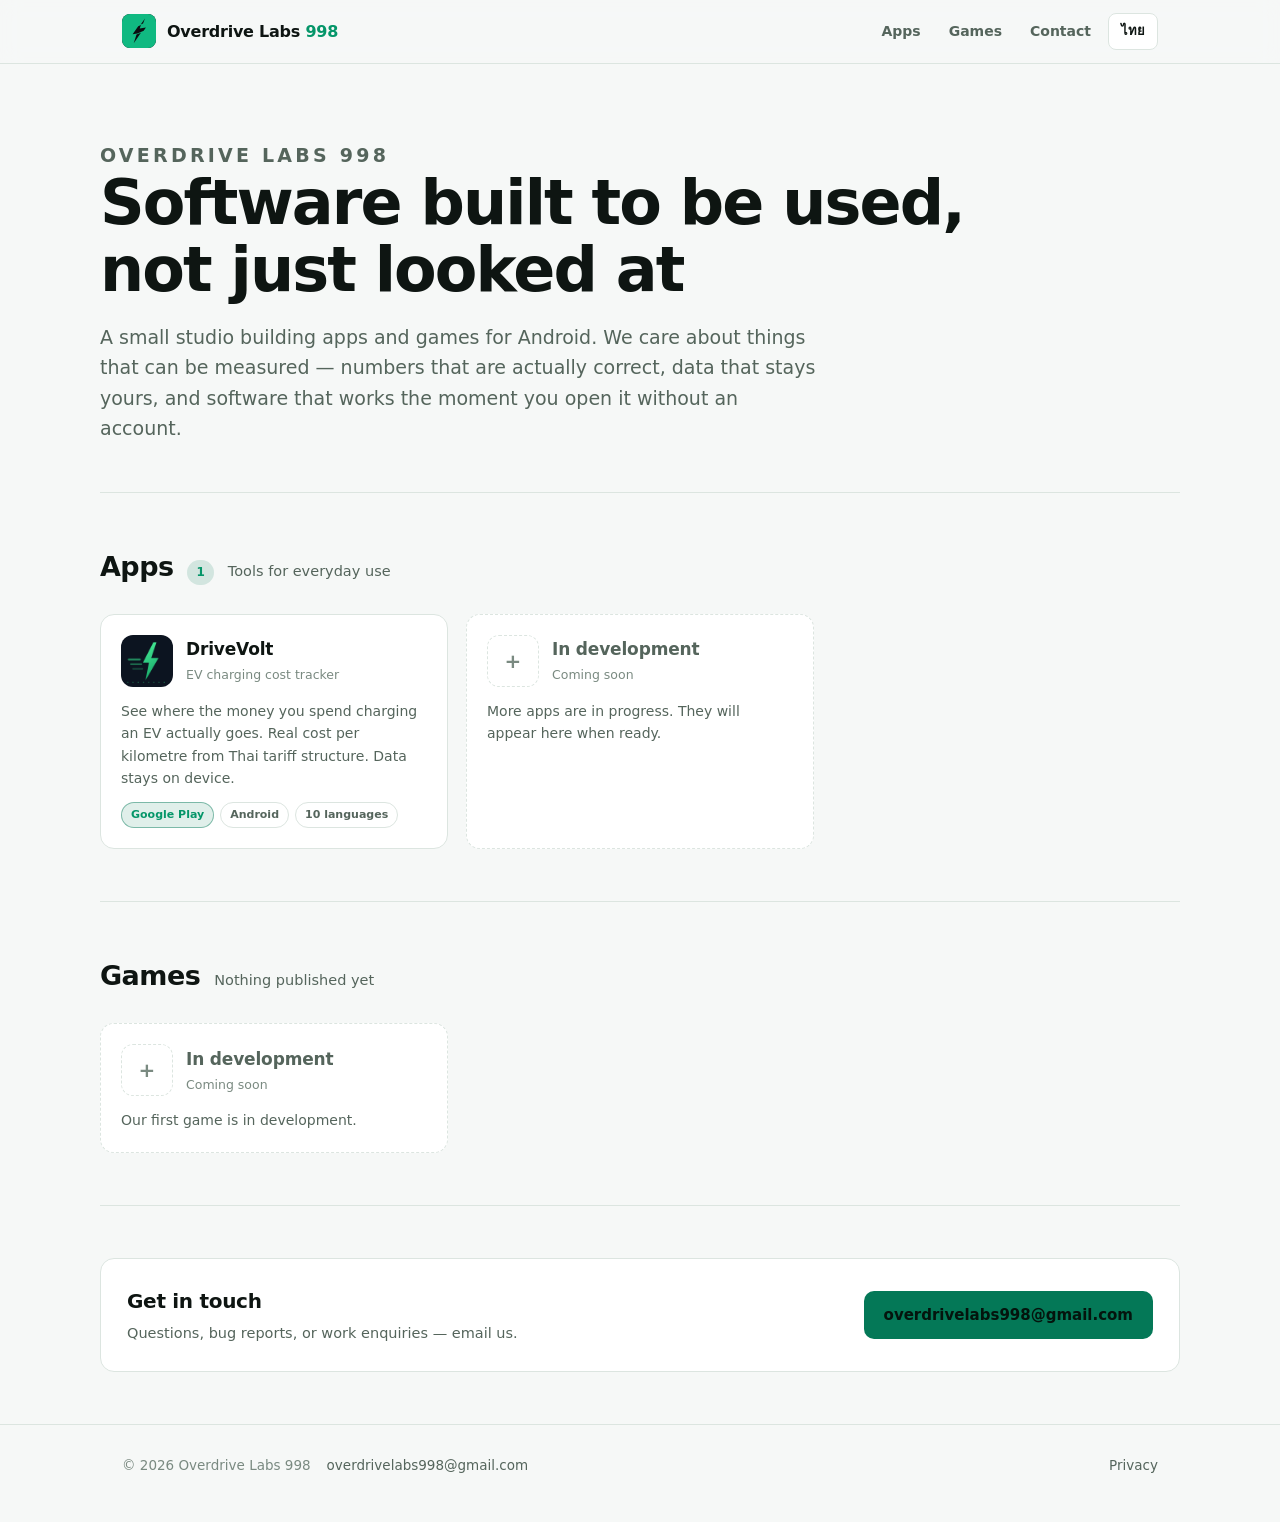
<file: index.html>
<!doctype html>
<html lang="th" data-site-lang="th">
<head>
<meta charset="utf-8">
<meta name="viewport" content="width=device-width, initial-scale=1">
<title data-title-th="Overdrive Labs 998" data-title-en="Overdrive Labs 998">Overdrive Labs 998</title>
<meta name="description" content="Overdrive Labs 998 — แอปและเกมสำหรับ Android. Apps and games for Android.">
<meta name="theme-color" content="#0B0D10">
<link rel="icon" href="assets/odl-mark.svg" type="image/svg+xml">
<link rel="stylesheet" href="assets/site.css">
<meta property="og:title" content="Overdrive Labs 998">
<meta property="og:description" content="แอปและเกมสำหรับ Android — Apps and games for Android">
<meta property="og:type" content="website">
</head>
<body>

<header class="top">
  <div class="top__in">
    <a class="brand" href="./">
      <svg viewBox="0 0 512 512" aria-hidden="true">
        <rect width="512" height="512" fill="#0B0D10"/>
        <path fill-rule="evenodd" fill="#10B981" d="M0 0 L512 0 L512 512 L0 512 Z M345.44 68.35 L281.68 158.64 L317.37 142.75 Z M244.13 185.21 L159.7 304.78 L231.95 294.62 L327.04 252.28 L359.61 203.97 L266.53 217.05 L285.49 166.79 Z M218.58 310.43 L176.31 441.72 L284.66 281 Z"/>
      </svg>
      <span class="brand__t">Overdrive Labs <span>998</span></span>
    </a>
    <nav class="nav">
      <a href="#apps" data-lang="th">แอป</a><a href="#apps" data-lang="en">Apps</a>
      <a href="#games" data-lang="th">เกม</a><a href="#games" data-lang="en">Games</a>
      <a href="#contact" data-lang="th">ติดต่อ</a><a href="#contact" data-lang="en">Contact</a>
      <button class="langbtn" data-langbtn type="button">EN</button>
    </nav>
  </div>
</header>

<main>

  <section class="wrap hero">
    <p class="hero__eyebrow">Overdrive Labs 998</p>
    <h1 data-lang="th">เครื่องมือที่ทำมาให้ใช้จริง<br>ไม่ใช่ให้ดูดี</h1>
    <h1 data-lang="en">Software built to be used,<br>not just looked at</h1>
    <p data-lang="th">สตูดิโอเล็ก ๆ ที่ทำแอปและเกมบน Android เราสนใจเรื่องที่วัดผลได้ —
      ตัวเลขที่ถูกต้อง ข้อมูลที่เป็นของผู้ใช้ และแอปที่เปิดแล้วทำงานได้ทันทีโดยไม่ต้องสมัครอะไร</p>
    <p data-lang="en">A small studio building apps and games for Android. We care about
      things that can be measured — numbers that are actually correct, data that stays
      yours, and software that works the moment you open it without an account.</p>
  </section>

  <section class="wrap sec" id="apps">
    <div class="sec__hd">
      <h2 data-lang="th">แอป</h2>
      <h2 data-lang="en">Apps</h2>
      <span class="count">1</span>
      <p data-lang="th">เครื่องมือสำหรับใช้งานประจำวัน</p>
      <p data-lang="en">Tools for everyday use</p>
    </div>

    <div class="grid">

      <a class="card" href="apps/drivevolt/">
        <div class="card__top">
          <img class="card__ico" src="apps/drivevolt/img/icon.png" alt="" width="52" height="52">
          <div>
            <h3 class="card__nm">DriveVolt</h3>
            <p class="card__meta" data-lang="th">บันทึกค่าไฟชาร์จรถ EV</p>
            <p class="card__meta" data-lang="en">EV charging cost tracker</p>
          </div>
        </div>
        <p class="card__desc" data-lang="th">รู้ว่าค่าไฟที่จ่ายไปกับรถ EV หายไปไหนบ้าง
          คิดต้นทุนจริงต่อกิโลเมตรจากโครงสร้างค่าไฟไทย ข้อมูลเก็บในเครื่อง</p>
        <p class="card__desc" data-lang="en">See where the money you spend charging an EV
          actually goes. Real cost per kilometre from Thai tariff structure. Data stays on device.</p>
        <div class="tags">
          <span class="tag tag--live">Google Play</span>
          <span class="tag">Android</span>
          <span class="tag" data-lang="th">10 ภาษา</span>
          <span class="tag" data-lang="en">10 languages</span>
        </div>
      </a>

      <div class="card card--soon">
        <div class="card__top">
          <div class="soonico" aria-hidden="true">+</div>
          <div>
            <h3 class="card__nm" data-lang="th">กำลังพัฒนา</h3>
            <h3 class="card__nm" data-lang="en">In development</h3>
            <p class="card__meta" data-lang="th">เร็ว ๆ นี้</p>
            <p class="card__meta" data-lang="en">Coming soon</p>
          </div>
        </div>
        <p class="card__desc" data-lang="th">มีแอปตัวอื่นอยู่ระหว่างทำ จะขึ้นที่นี่เมื่อพร้อม</p>
        <p class="card__desc" data-lang="en">More apps are in progress. They will appear here when ready.</p>
      </div>

    </div>
  </section>

  <section class="wrap sec" id="games">
    <div class="sec__hd">
      <h2 data-lang="th">เกม</h2>
      <h2 data-lang="en">Games</h2>
      <p data-lang="th">ยังไม่มีเกมที่เผยแพร่แล้ว</p>
      <p data-lang="en">Nothing published yet</p>
    </div>

    <div class="grid">
      <div class="card card--soon">
        <div class="card__top">
          <div class="soonico" aria-hidden="true">+</div>
          <div>
            <h3 class="card__nm" data-lang="th">กำลังพัฒนา</h3>
            <h3 class="card__nm" data-lang="en">In development</h3>
            <p class="card__meta" data-lang="th">เร็ว ๆ นี้</p>
            <p class="card__meta" data-lang="en">Coming soon</p>
          </div>
        </div>
        <p class="card__desc" data-lang="th">เกมตัวแรกกำลังอยู่ระหว่างพัฒนา</p>
        <p class="card__desc" data-lang="en">Our first game is in development.</p>
      </div>
    </div>
  </section>

  <section class="wrap sec" id="contact">
    <div class="contact">
      <div>
        <h2 data-lang="th">ติดต่อเรา</h2>
        <h2 data-lang="en">Get in touch</h2>
        <p data-lang="th">มีคำถาม เจอบั๊ก หรืออยากร่วมงาน — ส่งอีเมลมาได้เลย</p>
        <p data-lang="en">Questions, bug reports, or work enquiries — email us.</p>
      </div>
      <a class="mail" href="mailto:overdrivelabs998@gmail.com">overdrivelabs998@gmail.com</a>
    </div>
  </section>

</main>

<footer class="foot">
  <div class="wrap foot__in">
    <span>© <span id="yr">2026</span> Overdrive Labs 998</span>
    <a href="mailto:overdrivelabs998@gmail.com">overdrivelabs998@gmail.com</a>
    <span class="foot__sp"></span>
    <a href="apps/drivevolt/privacy.html" data-lang="th">นโยบายความเป็นส่วนตัว</a>
    <a href="apps/drivevolt/privacy.html" data-lang="en">Privacy</a>
  </div>
</footer>

<script src="assets/site.js"></script>
<script>document.getElementById('yr').textContent = new Date().getFullYear();</script>
</body>
</html>
</file>
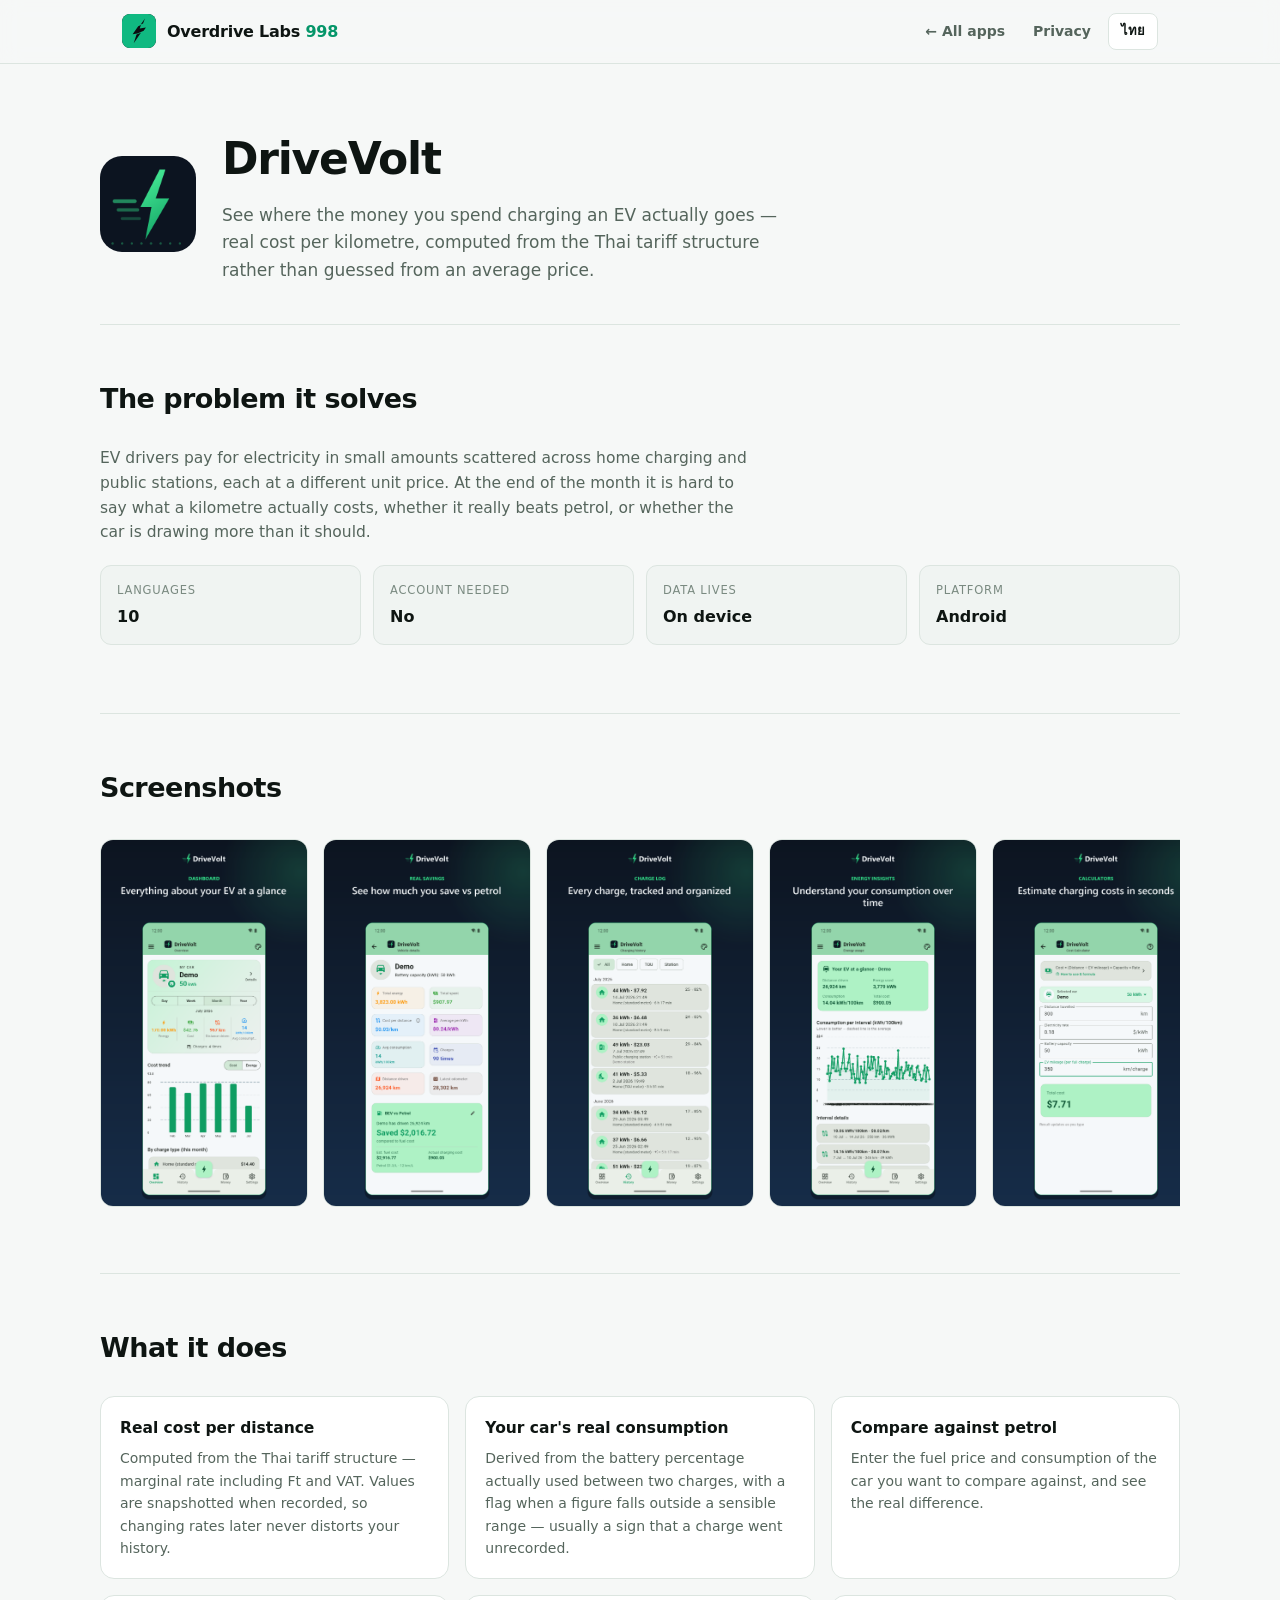
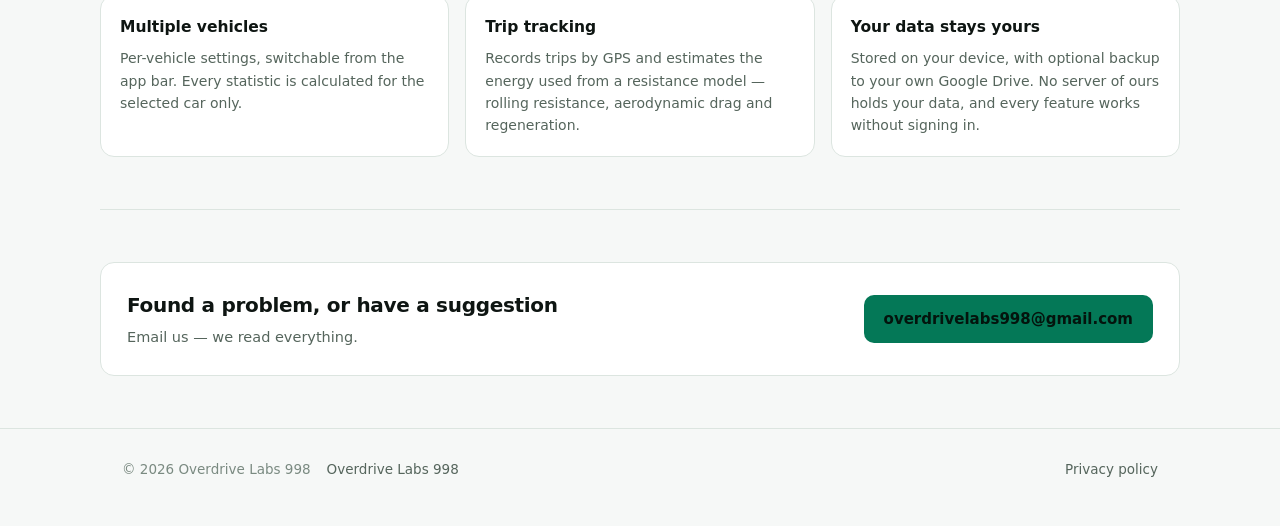
<file: apps/drivevolt/index.html>
<!doctype html>
<html lang="th" data-site-lang="th">
<head>
<meta charset="utf-8">
<meta name="viewport" content="width=device-width, initial-scale=1">
<title data-title-th="DriveVolt — Overdrive Labs 998" data-title-en="DriveVolt — Overdrive Labs 998">DriveVolt — Overdrive Labs 998</title>
<meta name="description" content="DriveVolt — บันทึกและคำนวณค่าไฟชาร์จรถ EV. Track what charging an EV really costs.">
<meta name="theme-color" content="#0B0D10">
<link rel="icon" href="../../assets/odl-mark.svg" type="image/svg+xml">
<link rel="stylesheet" href="../../assets/site.css">
<meta property="og:title" content="DriveVolt">
<meta property="og:description" content="รู้ว่าค่าไฟที่จ่ายไปกับรถ EV หายไปไหนบ้าง">
<meta property="og:type" content="website">
</head>
<body>

<header class="top">
  <div class="top__in">
    <a class="brand" href="../../">
      <svg viewBox="0 0 512 512" aria-hidden="true">
        <rect width="512" height="512" fill="#0B0D10"/>
        <path fill-rule="evenodd" fill="#10B981" d="M0 0 L512 0 L512 512 L0 512 Z M345.44 68.35 L281.68 158.64 L317.37 142.75 Z M244.13 185.21 L159.7 304.78 L231.95 294.62 L327.04 252.28 L359.61 203.97 L266.53 217.05 L285.49 166.79 Z M218.58 310.43 L176.31 441.72 L284.66 281 Z"/>
      </svg>
      <span class="brand__t">Overdrive Labs <span>998</span></span>
    </a>
    <nav class="nav">
      <a href="../../#apps" data-lang="th">← แอปทั้งหมด</a><a href="../../#apps" data-lang="en">← All apps</a>
      <a href="privacy.html" data-lang="th">ความเป็นส่วนตัว</a><a href="privacy.html" data-lang="en">Privacy</a>
      <button class="langbtn" data-langbtn type="button">EN</button>
    </nav>
  </div>
</header>

<main>

  <section class="wrap apphero">
    <img class="apphero__ico" src="img/icon.png" alt="DriveVolt" width="96" height="96">
    <div class="apphero__txt">
      <h1>DriveVolt</h1>
      <p data-lang="th">รู้ว่าค่าไฟที่จ่ายไปกับรถ EV หายไปไหนบ้าง —
        ต้นทุนจริงต่อกิโลเมตร คิดจากโครงสร้างค่าไฟไทย ไม่ใช่เดาจากราคาเฉลี่ย</p>
      <p data-lang="en">See where the money you spend charging an EV actually goes —
        real cost per kilometre, computed from the Thai tariff structure rather than
        guessed from an average price.</p>
    </div>
  </section>

  <section class="wrap sec">
    <div class="sec__hd">
      <h2 data-lang="th">ปัญหาที่แอปนี้แก้</h2>
      <h2 data-lang="en">The problem it solves</h2>
    </div>
    <p style="margin:0 0 20px;max-width:66ch;color:var(--dim);font-size:15.5px" data-lang="th">
      คนใช้รถ EV จ่ายค่าไฟกระจายเป็นก้อนเล็ก ๆ หลายที่ ชาร์จบ้านบ้าง ตู้สาธารณะบ้าง
      ราคาต่อหน่วยไม่เท่ากันสักที่ พอสิ้นเดือนจึงตอบไม่ได้ว่าจริง ๆ แล้วค่าเดินทาง
      ต่อกิโลเมตรเท่าไหร่ ประหยัดกว่ารถน้ำมันจริงไหม และรถกินไฟผิดปกติหรือเปล่า
    </p>
    <p style="margin:0 0 20px;max-width:66ch;color:var(--dim);font-size:15.5px" data-lang="en">
      EV drivers pay for electricity in small amounts scattered across home charging and
      public stations, each at a different unit price. At the end of the month it is hard
      to say what a kilometre actually costs, whether it really beats petrol, or whether
      the car is drawing more than it should.
    </p>

    <dl class="facts">
      <div class="fact">
        <dt data-lang="th">ภาษา</dt><dt data-lang="en">Languages</dt>
        <dd>10</dd>
      </div>
      <div class="fact">
        <dt data-lang="th">ต้องสมัครบัญชี</dt><dt data-lang="en">Account needed</dt>
        <dd data-lang="th">ไม่ต้อง</dd><dd data-lang="en">No</dd>
      </div>
      <div class="fact">
        <dt data-lang="th">ข้อมูลเก็บที่</dt><dt data-lang="en">Data lives</dt>
        <dd data-lang="th">ในเครื่อง</dd><dd data-lang="en">On device</dd>
      </div>
      <div class="fact">
        <dt data-lang="th">แพลตฟอร์ม</dt><dt data-lang="en">Platform</dt>
        <dd>Android</dd>
      </div>
    </dl>
  </section>

  <section class="wrap sec">
    <div class="sec__hd">
      <h2 data-lang="th">หน้าตาแอป</h2>
      <h2 data-lang="en">Screenshots</h2>
    </div>
    <div class="shots">
      <img src="img/01_overview.png" alt="" width="208" loading="lazy">
      <img src="img/02_savings.png" alt="" width="208" loading="lazy">
      <img src="img/03_history.png" alt="" width="208" loading="lazy">
      <img src="img/04_energy.png" alt="" width="208" loading="lazy">
      <img src="img/05_calc.png" alt="" width="208" loading="lazy">
    </div>
  </section>

  <section class="wrap sec">
    <div class="sec__hd">
      <h2 data-lang="th">ความสามารถ</h2>
      <h2 data-lang="en">What it does</h2>
    </div>
    <div class="feat">

      <div>
        <h3 data-lang="th">ต้นทุนจริงต่อระยะทาง</h3>
        <h3 data-lang="en">Real cost per distance</h3>
        <p data-lang="th">คิดจากโครงสร้างค่าไฟไทย — marginal rate รวม Ft และ VAT
          ค่าถูก snapshot ตอนบันทึก แก้อัตราทีหลังประวัติไม่เพี้ยน</p>
        <p data-lang="en">Computed from the Thai tariff structure — marginal rate including
          Ft and VAT. Values are snapshotted when recorded, so changing rates later never
          distorts your history.</p>
      </div>

      <div>
        <h3 data-lang="th">อัตราสิ้นเปลืองจริงของรถคันนั้น</h3>
        <h3 data-lang="en">Your car's real consumption</h3>
        <p data-lang="th">คำนวณจาก % แบตที่ใช้จริงระหว่างการชาร์จสองครั้ง
          พร้อมธงเตือนเมื่อตัวเลขหลุดช่วงสมเหตุผล ซึ่งมักแปลว่าลืมบันทึก</p>
        <p data-lang="en">Derived from the battery percentage actually used between two
          charges, with a flag when a figure falls outside a sensible range — usually a
          sign that a charge went unrecorded.</p>
      </div>

      <div>
        <h3 data-lang="th">เทียบกับรถน้ำมัน</h3>
        <h3 data-lang="en">Compare against petrol</h3>
        <p data-lang="th">ใส่ราคาน้ำมันและอัตราสิ้นเปลืองของรถที่อยากเทียบ
          แล้วดูว่าต่างกันจริงเท่าไหร่</p>
        <p data-lang="en">Enter the fuel price and consumption of the car you want to
          compare against, and see the real difference.</p>
      </div>

      <div>
        <h3 data-lang="th">รองรับรถหลายคัน</h3>
        <h3 data-lang="en">Multiple vehicles</h3>
        <p data-lang="th">ตั้งค่าแยกรายคัน สลับได้จากแถบบน สถิติทุกหน้าคิดแยกตามคันที่เลือก</p>
        <p data-lang="en">Per-vehicle settings, switchable from the app bar. Every statistic
          is calculated for the selected car only.</p>
      </div>

      <div>
        <h3 data-lang="th">ติดตามการเดินทาง</h3>
        <h3 data-lang="en">Trip tracking</h3>
        <p data-lang="th">จับทริปด้วย GPS แล้วประมาณพลังงานที่ใช้จากโมเดลแรงต้าน
          — rolling resistance, aerodynamic drag และ regen</p>
        <p data-lang="en">Records trips by GPS and estimates the energy used from a
          resistance model — rolling resistance, aerodynamic drag and regeneration.</p>
      </div>

      <div>
        <h3 data-lang="th">ข้อมูลเป็นของคุณ</h3>
        <h3 data-lang="en">Your data stays yours</h3>
        <p data-lang="th">เก็บลงเครื่อง สำรองขึ้น Google Drive ส่วนตัวได้
          ไม่มีเซิร์ฟเวอร์ของแอปถือข้อมูล ไม่ sign in ก็ใช้ครบทุกฟีเจอร์</p>
        <p data-lang="en">Stored on your device, with optional backup to your own Google
          Drive. No server of ours holds your data, and every feature works without
          signing in.</p>
      </div>

    </div>
  </section>

  <section class="wrap sec" id="contact">
    <div class="contact">
      <div>
        <h2 data-lang="th">เจอปัญหา หรือมีข้อเสนอแนะ</h2>
        <h2 data-lang="en">Found a problem, or have a suggestion</h2>
        <p data-lang="th">ส่งอีเมลมาได้เลย เราอ่านทุกฉบับ</p>
        <p data-lang="en">Email us — we read everything.</p>
      </div>
      <a class="mail" href="mailto:overdrivelabs998@gmail.com?subject=DriveVolt">overdrivelabs998@gmail.com</a>
    </div>
  </section>

</main>

<footer class="foot">
  <div class="wrap foot__in">
    <span>© <span id="yr">2026</span> Overdrive Labs 998</span>
    <a href="../../">Overdrive Labs 998</a>
    <span class="foot__sp"></span>
    <a href="privacy.html" data-lang="th">นโยบายความเป็นส่วนตัว</a>
    <a href="privacy.html" data-lang="en">Privacy policy</a>
  </div>
</footer>

<script src="../../assets/site.js"></script>
<script>document.getElementById('yr').textContent = new Date().getFullYear();</script>
</body>
</html>
</file>
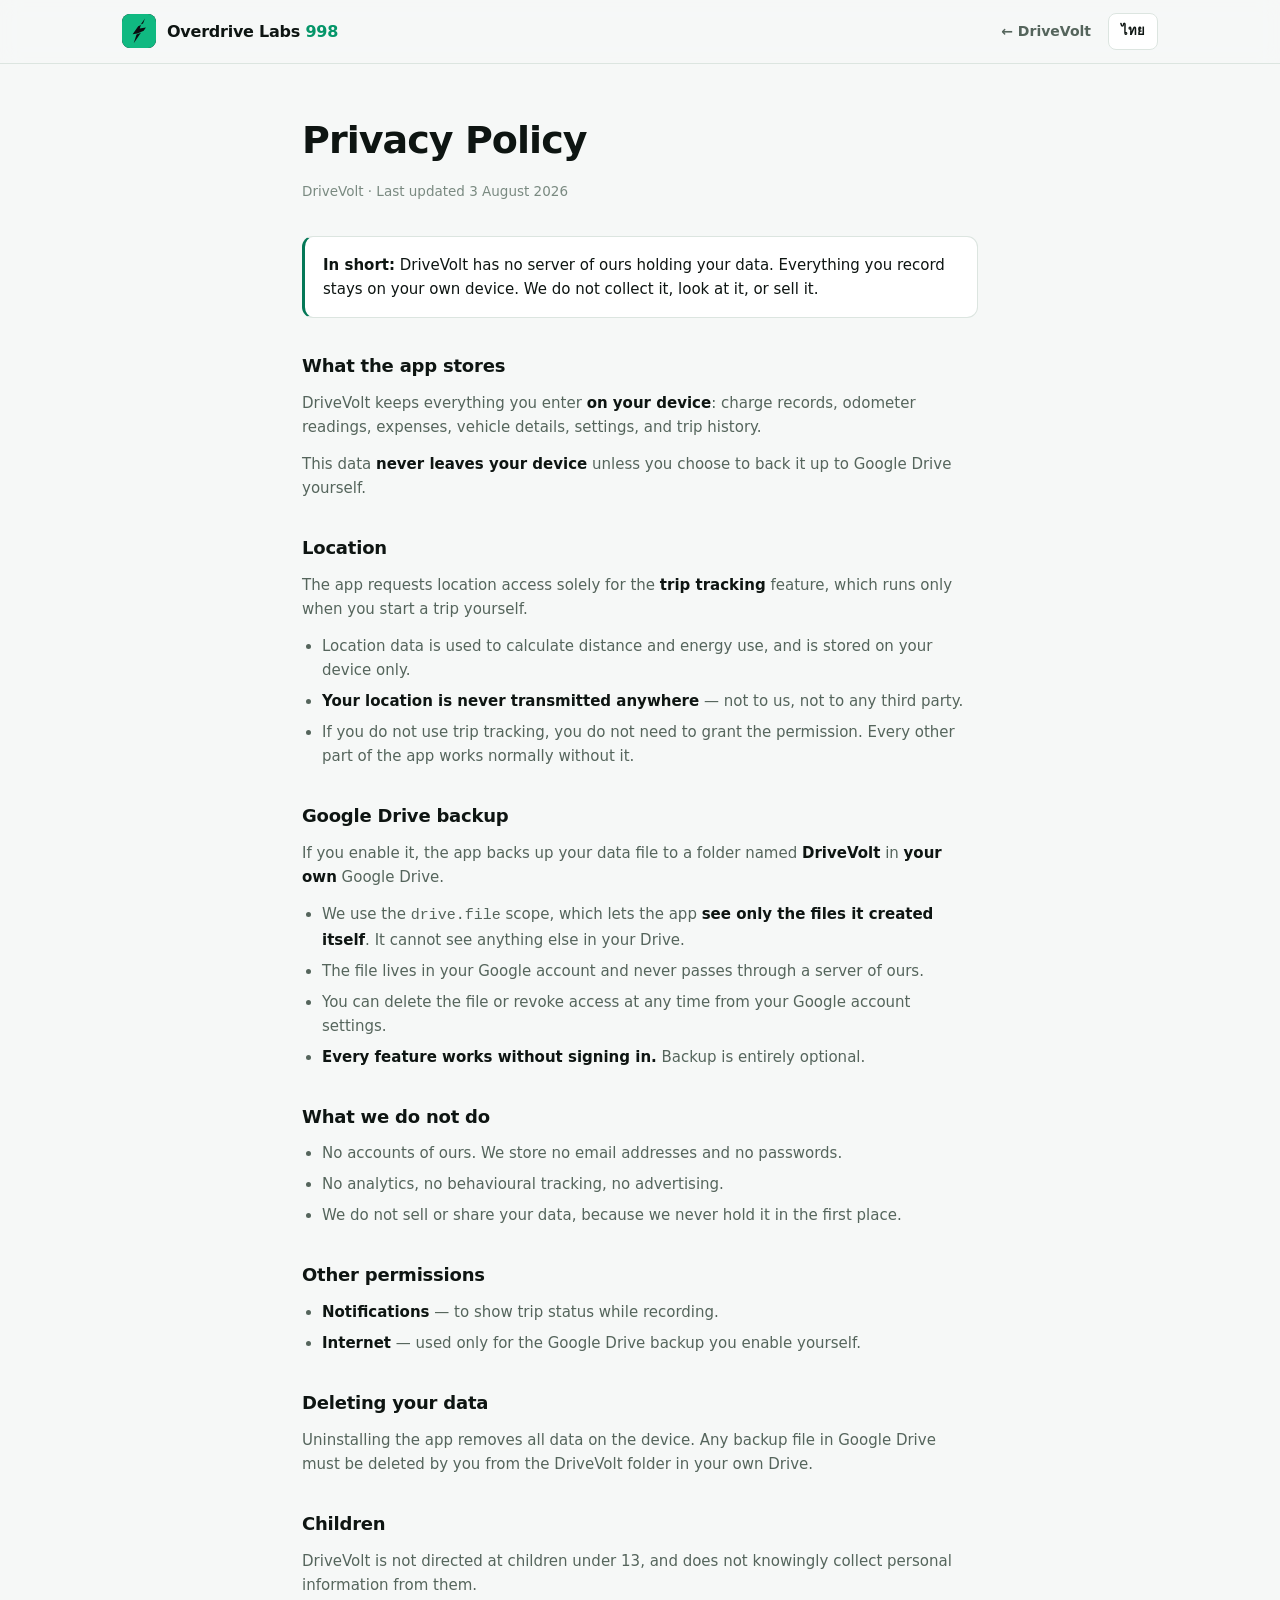
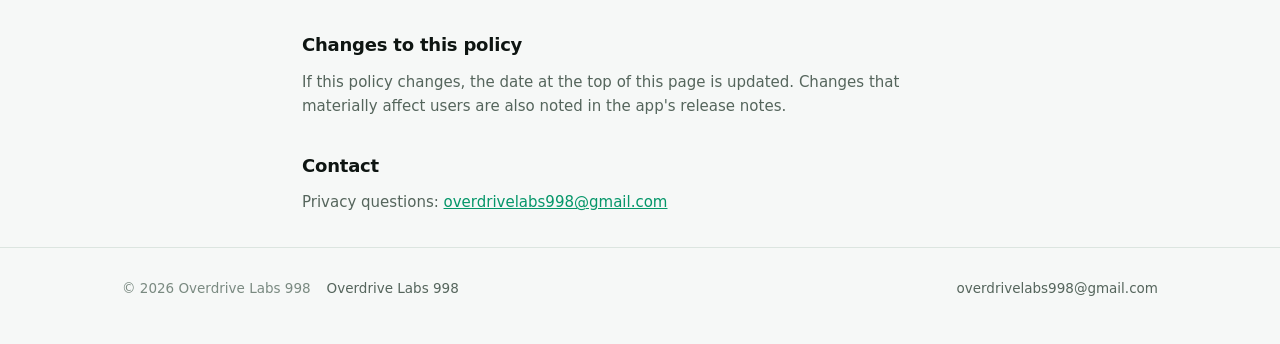
<file: apps/drivevolt/privacy.html>
<!doctype html>
<html lang="th" data-site-lang="th">
<head>
<meta charset="utf-8">
<meta name="viewport" content="width=device-width, initial-scale=1">
<title data-title-th="นโยบายความเป็นส่วนตัว — DriveVolt" data-title-en="Privacy Policy — DriveVolt">Privacy Policy — DriveVolt</title>
<meta name="description" content="DriveVolt privacy policy — นโยบายความเป็นส่วนตัวของ DriveVolt">
<meta name="theme-color" content="#0B0D10">
<link rel="icon" href="../../assets/odl-mark.svg" type="image/svg+xml">
<link rel="stylesheet" href="../../assets/site.css">
<style>
  .doc { max-width: 720px; padding-top: 46px; padding-bottom: 20px; }
  .doc h1 { font-size: clamp(26px,4.5vw,38px); font-weight: 800; letter-spacing: -.025em; margin: 0 0 10px; }
  .doc .upd { color: var(--dim-2); font-size: 13.5px; margin: 0 0 34px; }
  .doc h2 { font-size: 18px; font-weight: 750; margin: 34px 0 10px; letter-spacing: -.012em; }
  .doc p, .doc li { color: var(--dim); font-size: 15px; }
  .doc p { margin: 0 0 13px; }
  .doc ul { margin: 0 0 13px; padding-left: 20px; }
  .doc li { margin-bottom: 7px; }
  .doc strong { color: var(--ink); font-weight: 650; }
  .key {
    background: var(--raised); border: 1px solid var(--line);
    border-left: 3px solid var(--emerald);
    border-radius: 11px; padding: 16px 18px; margin: 0 0 26px;
  }
  .key p { margin: 0; color: var(--ink); font-size: 15px; }
</style>
</head>
<body>

<header class="top">
  <div class="top__in">
    <a class="brand" href="../../">
      <svg viewBox="0 0 512 512" aria-hidden="true">
        <rect width="512" height="512" fill="#0B0D10"/>
        <path fill-rule="evenodd" fill="#10B981" d="M0 0 L512 0 L512 512 L0 512 Z M345.44 68.35 L281.68 158.64 L317.37 142.75 Z M244.13 185.21 L159.7 304.78 L231.95 294.62 L327.04 252.28 L359.61 203.97 L266.53 217.05 L285.49 166.79 Z M218.58 310.43 L176.31 441.72 L284.66 281 Z"/>
      </svg>
      <span class="brand__t">Overdrive Labs <span>998</span></span>
    </a>
    <nav class="nav">
      <a href="./" data-lang="th">← DriveVolt</a><a href="./" data-lang="en">← DriveVolt</a>
      <button class="langbtn" data-langbtn type="button">EN</button>
    </nav>
  </div>
</header>

<main class="wrap doc">

  <!-- ================================================================ THAI -->
  <div data-lang="th">
    <h1>นโยบายความเป็นส่วนตัว</h1>
    <p class="upd">DriveVolt · อัปเดตล่าสุด 3 สิงหาคม 2026</p>

    <div class="key">
      <p><strong>สรุปสั้น ๆ:</strong> DriveVolt ไม่มีเซิร์ฟเวอร์ของเราเก็บข้อมูลคุณ
      ทุกอย่างที่คุณบันทึกอยู่ในเครื่องของคุณเอง เราไม่เก็บ ไม่ดู และไม่ขายข้อมูลใด ๆ</p>
    </div>

    <h2>ข้อมูลที่แอปเก็บ</h2>
    <p>DriveVolt เก็บข้อมูลที่คุณกรอกเองทั้งหมดไว้<strong>ในเครื่องของคุณ</strong> ได้แก่
      บันทึกการชาร์จ เลขไมล์ ค่าใช้จ่าย ข้อมูลรถ การตั้งค่า และประวัติการเดินทาง</p>
    <p>ข้อมูลเหล่านี้<strong>ไม่ถูกส่งออกจากเครื่อง</strong> เว้นแต่คุณจะเลือกสำรองขึ้น
      Google Drive ด้วยตัวเอง</p>

    <h2>ตำแหน่งที่ตั้ง</h2>
    <p>แอปขอสิทธิ์เข้าถึงตำแหน่งเพื่อใช้กับฟีเจอร์<strong>ติดตามการเดินทาง</strong>เท่านั้น
      โดยจะทำงานเมื่อคุณกดเริ่มจับทริปด้วยตัวเอง</p>
    <ul>
      <li>ข้อมูลตำแหน่งใช้คำนวณระยะทางและพลังงานที่ใช้ แล้วเก็บไว้ในเครื่องเท่านั้น</li>
      <li><strong>ไม่มีการส่งตำแหน่งของคุณไปที่ใด</strong> ไม่ว่าจะเป็นเซิร์ฟเวอร์ของเราหรือบุคคลที่สาม</li>
      <li>ถ้าไม่ใช้ฟีเจอร์นี้ ก็ไม่ต้องให้สิทธิ์ ส่วนอื่นของแอปใช้งานได้ครบตามปกติ</li>
    </ul>

    <h2>การสำรองข้อมูลขึ้น Google Drive</h2>
    <p>ถ้าคุณเลือกเปิดใช้ แอปจะสำรองไฟล์ข้อมูลไปไว้ในโฟลเดอร์ชื่อ <strong>DriveVolt</strong>
      ใน Google Drive <strong>ของคุณเอง</strong></p>
    <ul>
      <li>เราใช้สิทธิ์ระดับ <code>drive.file</code> ซึ่งทำให้แอป<strong>เห็นเฉพาะไฟล์ที่ตัวเองสร้าง</strong>
        เท่านั้น ไฟล์อื่นใน Drive ของคุณแอปมองไม่เห็น</li>
      <li>ไฟล์อยู่ในบัญชี Google ของคุณ ไม่ได้ผ่านเซิร์ฟเวอร์ของเรา</li>
      <li>คุณลบไฟล์หรือถอนสิทธิ์เมื่อไหร่ก็ได้จากการตั้งค่าบัญชี Google</li>
      <li><strong>ไม่ sign in ก็ใช้แอปได้ครบทุกฟีเจอร์</strong> การสำรองข้อมูลเป็นทางเลือกล้วน ๆ</li>
    </ul>

    <h2>สิ่งที่เราไม่ทำ</h2>
    <ul>
      <li>ไม่มีบัญชีผู้ใช้ของเรา ไม่เก็บอีเมลหรือรหัสผ่าน</li>
      <li>ไม่มีระบบวิเคราะห์พฤติกรรม ไม่มี tracking ไม่มีโฆษณา</li>
      <li>ไม่ขายหรือแบ่งปันข้อมูลให้ใคร เพราะเราไม่มีข้อมูลของคุณอยู่ในมือตั้งแต่แรก</li>
    </ul>

    <h2>สิทธิ์อื่นที่แอปขอ</h2>
    <ul>
      <li><strong>การแจ้งเตือน</strong> — แสดงสถานะระหว่างจับทริป</li>
      <li><strong>อินเทอร์เน็ต</strong> — ใช้เฉพาะตอนสำรองข้อมูลขึ้น Google Drive ที่คุณเปิดใช้เอง</li>
    </ul>

    <h2>การลบข้อมูล</h2>
    <p>ถอนการติดตั้งแอปจะลบข้อมูลทั้งหมดในเครื่อง ส่วนไฟล์สำรองใน Google Drive
      ต้องลบเองจากโฟลเดอร์ DriveVolt ใน Drive ของคุณ</p>

    <h2>เด็กและเยาวชน</h2>
    <p>DriveVolt ไม่ได้ออกแบบมาสำหรับเด็กอายุต่ำกว่า 13 ปี และไม่ได้เก็บข้อมูลส่วนบุคคลจากผู้ใช้กลุ่มนี้</p>

    <h2>การเปลี่ยนแปลงนโยบาย</h2>
    <p>ถ้ามีการแก้ไข เราจะอัปเดตวันที่ด้านบนหน้านี้ การเปลี่ยนแปลงที่มีผลกระทบต่อผู้ใช้
      จะแจ้งผ่านบันทึกการอัปเดตของแอปด้วย</p>

    <h2>ติดต่อ</h2>
    <p>คำถามเกี่ยวกับความเป็นส่วนตัว ส่งมาที่
      <a href="mailto:overdrivelabs998@gmail.com?subject=DriveVolt%20Privacy">overdrivelabs998@gmail.com</a></p>
  </div>

  <!-- ============================================================= ENGLISH -->
  <div data-lang="en">
    <h1>Privacy Policy</h1>
    <p class="upd">DriveVolt · Last updated 3 August 2026</p>

    <div class="key">
      <p><strong>In short:</strong> DriveVolt has no server of ours holding your data.
      Everything you record stays on your own device. We do not collect it, look at it, or sell it.</p>
    </div>

    <h2>What the app stores</h2>
    <p>DriveVolt keeps everything you enter <strong>on your device</strong>: charge records,
      odometer readings, expenses, vehicle details, settings, and trip history.</p>
    <p>This data <strong>never leaves your device</strong> unless you choose to back it up to
      Google Drive yourself.</p>

    <h2>Location</h2>
    <p>The app requests location access solely for the <strong>trip tracking</strong> feature,
      which runs only when you start a trip yourself.</p>
    <ul>
      <li>Location data is used to calculate distance and energy use, and is stored on your device only.</li>
      <li><strong>Your location is never transmitted anywhere</strong> — not to us, not to any third party.</li>
      <li>If you do not use trip tracking, you do not need to grant the permission. Every other part of the app works normally without it.</li>
    </ul>

    <h2>Google Drive backup</h2>
    <p>If you enable it, the app backs up your data file to a folder named <strong>DriveVolt</strong>
      in <strong>your own</strong> Google Drive.</p>
    <ul>
      <li>We use the <code>drive.file</code> scope, which lets the app <strong>see only the files it
        created itself</strong>. It cannot see anything else in your Drive.</li>
      <li>The file lives in your Google account and never passes through a server of ours.</li>
      <li>You can delete the file or revoke access at any time from your Google account settings.</li>
      <li><strong>Every feature works without signing in.</strong> Backup is entirely optional.</li>
    </ul>

    <h2>What we do not do</h2>
    <ul>
      <li>No accounts of ours. We store no email addresses and no passwords.</li>
      <li>No analytics, no behavioural tracking, no advertising.</li>
      <li>We do not sell or share your data, because we never hold it in the first place.</li>
    </ul>

    <h2>Other permissions</h2>
    <ul>
      <li><strong>Notifications</strong> — to show trip status while recording.</li>
      <li><strong>Internet</strong> — used only for the Google Drive backup you enable yourself.</li>
    </ul>

    <h2>Deleting your data</h2>
    <p>Uninstalling the app removes all data on the device. Any backup file in Google Drive
      must be deleted by you from the DriveVolt folder in your own Drive.</p>

    <h2>Children</h2>
    <p>DriveVolt is not directed at children under 13, and does not knowingly collect personal
      information from them.</p>

    <h2>Changes to this policy</h2>
    <p>If this policy changes, the date at the top of this page is updated. Changes that
      materially affect users are also noted in the app's release notes.</p>

    <h2>Contact</h2>
    <p>Privacy questions:
      <a href="mailto:overdrivelabs998@gmail.com?subject=DriveVolt%20Privacy">overdrivelabs998@gmail.com</a></p>
  </div>

</main>

<footer class="foot">
  <div class="wrap foot__in">
    <span>© <span id="yr">2026</span> Overdrive Labs 998</span>
    <a href="../../">Overdrive Labs 998</a>
    <span class="foot__sp"></span>
    <a href="mailto:overdrivelabs998@gmail.com">overdrivelabs998@gmail.com</a>
  </div>
</footer>

<script src="../../assets/site.js"></script>
<script>document.getElementById('yr').textContent = new Date().getFullYear();</script>
</body>
</html>
</file>
<file: assets/site.css>
/* Overdrive Labs 998 — shared design system.
   Palette is taken from the brand mark: emerald on graphite, nothing else.
   Neutrals carry a slight green bias so they read as chosen, not inherited. */

:root {
  --emerald:   #10B981;
  --emerald-d: #059669;
  --emerald-l: #34D399;

  --ground:    #0B0D10;
  --raised:    #141A1E;
  --raised-2:  #1B2228;
  --line:      #263039;
  --ink:       #E9F1EC;
  --dim:       #90A1A8;
  --dim-2:     #6B7A82;

  --maxw: 1080px;
  --radius: 14px;

  --font: "Segoe UI", system-ui, -apple-system, "Noto Sans Thai", sans-serif;
}

@media (prefers-color-scheme: light) {
  :root {
    --ground:   #F6F8F7;
    --raised:   #FFFFFF;
    --raised-2: #F0F4F2;
    --line:     #DCE5E0;
    --ink:      #0E1512;
    --dim:      #55655C;
    --dim-2:    #7A8A81;
    --emerald:  #047857;
    --emerald-l:#059669;
  }
}
:root[data-theme="light"] {
  --ground:#F6F8F7; --raised:#FFFFFF; --raised-2:#F0F4F2; --line:#DCE5E0;
  --ink:#0E1512; --dim:#55655C; --dim-2:#7A8A81; --emerald:#047857; --emerald-l:#059669;
}
:root[data-theme="dark"] {
  --ground:#0B0D10; --raised:#141A1E; --raised-2:#1B2228; --line:#263039;
  --ink:#E9F1EC; --dim:#90A1A8; --dim-2:#6B7A82; --emerald:#10B981; --emerald-l:#34D399;
}

* { box-sizing: border-box; }

html { -webkit-text-size-adjust: 100%; }

body {
  margin: 0;
  background: var(--ground);
  color: var(--ink);
  font-family: var(--font);
  line-height: 1.6;
  -webkit-font-smoothing: antialiased;
}

img { max-width: 100%; height: auto; }

a { color: var(--emerald-l); }
a:focus-visible,
button:focus-visible {
  outline: 2px solid var(--emerald-l);
  outline-offset: 3px;
  border-radius: 4px;
}

.wrap { max-width: var(--maxw); margin: 0 auto; padding: 0 22px; }

/* ---------------------------------------------------------------- header */

.top {
  position: sticky; top: 0; z-index: 20;
  background: color-mix(in srgb, var(--ground) 88%, transparent);
  backdrop-filter: blur(10px);
  border-bottom: 1px solid var(--line);
}
.top__in {
  max-width: var(--maxw); margin: 0 auto; padding: 13px 22px;
  display: flex; align-items: center; gap: 14px;
}
.brand { display: flex; align-items: center; gap: 11px; text-decoration: none; color: inherit; }
.brand svg { width: 34px; height: 34px; border-radius: 8px; display: block; flex: none; }
.brand__t { font-weight: 800; letter-spacing: -.015em; font-size: 16px; }
.brand__t span { color: var(--emerald-l); }

.nav { margin-left: auto; display: flex; align-items: center; gap: 6px; }
.nav a {
  color: var(--dim); text-decoration: none; font-size: 14px; font-weight: 600;
  padding: 7px 11px; border-radius: 8px;
}
.nav a:hover { color: var(--ink); background: var(--raised); }

.langbtn {
  font: inherit; font-size: 13px; font-weight: 700;
  background: var(--raised); color: var(--ink);
  border: 1px solid var(--line); border-radius: 8px;
  padding: 7px 12px; cursor: pointer;
}
.langbtn:hover { border-color: var(--emerald); }

/* ------------------------------------------------------------------ hero */

.hero { padding: 76px 0 48px; }
.hero__eyebrow {
  margin: 0 0 14px; font-size: 12px; font-weight: 700; letter-spacing: .17em;
  text-transform: uppercase; color: var(--emerald-l);
}
.hero h1 {
  margin: 0 0 18px; font-size: clamp(34px, 6vw, 62px); font-weight: 800;
  letter-spacing: -.03em; line-height: 1.08; text-wrap: balance;
}
.hero p {
  margin: 0; max-width: 60ch; font-size: clamp(16px, 2vw, 19px); color: var(--dim);
}

/* --------------------------------------------------------------- section */

.sec { padding: 52px 0; border-top: 1px solid var(--line); }
.sec__hd { display: flex; align-items: baseline; gap: 14px; margin-bottom: 26px; flex-wrap: wrap; }
.sec__hd h2 { margin: 0; font-size: clamp(21px, 3vw, 27px); font-weight: 800; letter-spacing: -.02em; }
.sec__hd p { margin: 0; color: var(--dim); font-size: 14.5px; }
.count {
  font-size: 12px; font-weight: 700; color: var(--emerald-l);
  background: color-mix(in srgb, var(--emerald) 15%, transparent);
  padding: 3px 9px; border-radius: 999px;
}

/* ----------------------------------------------------------------- cards */

.grid { display: grid; gap: 18px; grid-template-columns: repeat(auto-fill, minmax(268px, 1fr)); }

.card {
  background: var(--raised); border: 1px solid var(--line); border-radius: var(--radius);
  padding: 20px; display: flex; flex-direction: column; gap: 13px;
  text-decoration: none; color: inherit;
  transition: border-color .15s, transform .15s;
}
a.card:hover { border-color: var(--emerald); transform: translateY(-2px); }

.card__top { display: flex; align-items: center; gap: 13px; }
.card__ico { width: 52px; height: 52px; border-radius: 12px; flex: none; display: block; }
.card__nm { margin: 0; font-size: 17px; font-weight: 750; letter-spacing: -.01em; }
.card__meta { margin: 2px 0 0; font-size: 12.5px; color: var(--dim-2); }
.card__desc { margin: 0; font-size: 14px; color: var(--dim); flex: 1; }

.tags { display: flex; flex-wrap: wrap; gap: 6px; }
.tag {
  font-size: 11px; font-weight: 650; color: var(--dim);
  border: 1px solid var(--line); border-radius: 999px; padding: 3px 9px;
}
.tag--live {
  color: var(--emerald-l); border-color: color-mix(in srgb, var(--emerald) 45%, transparent);
  background: color-mix(in srgb, var(--emerald) 12%, transparent);
}

/* Placeholder card for work not yet published */
.card--soon { border-style: dashed; }
.card--soon .card__nm { color: var(--dim); }
.soonico {
  width: 52px; height: 52px; border-radius: 12px; flex: none;
  border: 1px dashed var(--line); display: grid; place-items: center;
  color: var(--dim-2); font-size: 20px; font-weight: 800;
}

/* ---------------------------------------------------------------- contact */

.contact {
  background: var(--raised); border: 1px solid var(--line); border-radius: var(--radius);
  padding: 26px; display: flex; gap: 22px; align-items: center; flex-wrap: wrap;
}
.contact h2 { margin: 0 0 5px; font-size: 20px; font-weight: 800; letter-spacing: -.015em; }
.contact p { margin: 0; color: var(--dim); font-size: 14.5px; }
.mail {
  margin-left: auto; display: inline-flex; align-items: center; gap: 9px;
  background: var(--emerald); color: #04140D; font-weight: 750; font-size: 15px;
  text-decoration: none; padding: 12px 20px; border-radius: 10px;
  word-break: break-all;
}
.mail:hover { background: var(--emerald-l); }

/* ----------------------------------------------------------------- footer */

.foot { border-top: 1px solid var(--line); padding: 30px 0 46px; color: var(--dim-2); font-size: 13.5px; }
.foot__in { display: flex; gap: 16px; flex-wrap: wrap; align-items: center; }
.foot a { color: var(--dim); text-decoration: none; }
.foot a:hover { color: var(--ink); }
.foot__sp { margin-left: auto; }

/* ----------------------------------------------------- app page specifics */

.apphero { display: flex; gap: 26px; align-items: center; flex-wrap: wrap; padding: 60px 0 40px; }
.apphero__ico { width: 96px; height: 96px; border-radius: 22px; flex: none; }
.apphero__txt h1 { margin: 0 0 8px; font-size: clamp(28px, 5vw, 44px); font-weight: 800; letter-spacing: -.028em; }
.apphero__txt p { margin: 0; color: var(--dim); font-size: 17px; max-width: 52ch; }

.shots {
  display: flex; gap: 15px; overflow-x: auto; padding: 4px 0 14px;
  scroll-snap-type: x mandatory;
}
.shots img {
  width: 208px; flex: none; border-radius: 13px; border: 1px solid var(--line);
  scroll-snap-align: start;
}

.feat { display: grid; gap: 16px; grid-template-columns: repeat(auto-fit, minmax(280px, 1fr)); }
.feat > div {
  background: var(--raised); border: 1px solid var(--line);
  border-radius: var(--radius); padding: 19px;
}
.feat h3 { margin: 0 0 7px; font-size: 15.5px; font-weight: 750; }
.feat p { margin: 0; font-size: 14px; color: var(--dim); }

.facts { display: grid; gap: 12px; grid-template-columns: repeat(auto-fit, minmax(148px, 1fr)); }
.fact {
  background: var(--raised-2); border: 1px solid var(--line);
  border-radius: 11px; padding: 15px 16px;
}
.fact dt { font-size: 11.5px; text-transform: uppercase; letter-spacing: .07em; color: var(--dim-2); }
.fact dd {
  margin: 4px 0 0; font-size: 16px; font-weight: 750;
  font-variant-numeric: tabular-nums;
}

/* Language switching: only the active language's nodes are shown. */
[data-lang] { display: none; }
:root[data-site-lang="th"] [data-lang="th"],
:root[data-site-lang="en"] [data-lang="en"] { display: revert; }

@media (prefers-reduced-motion: reduce) {
  * { transition: none !important; animation: none !important; scroll-behavior: auto !important; }
}
</file>
